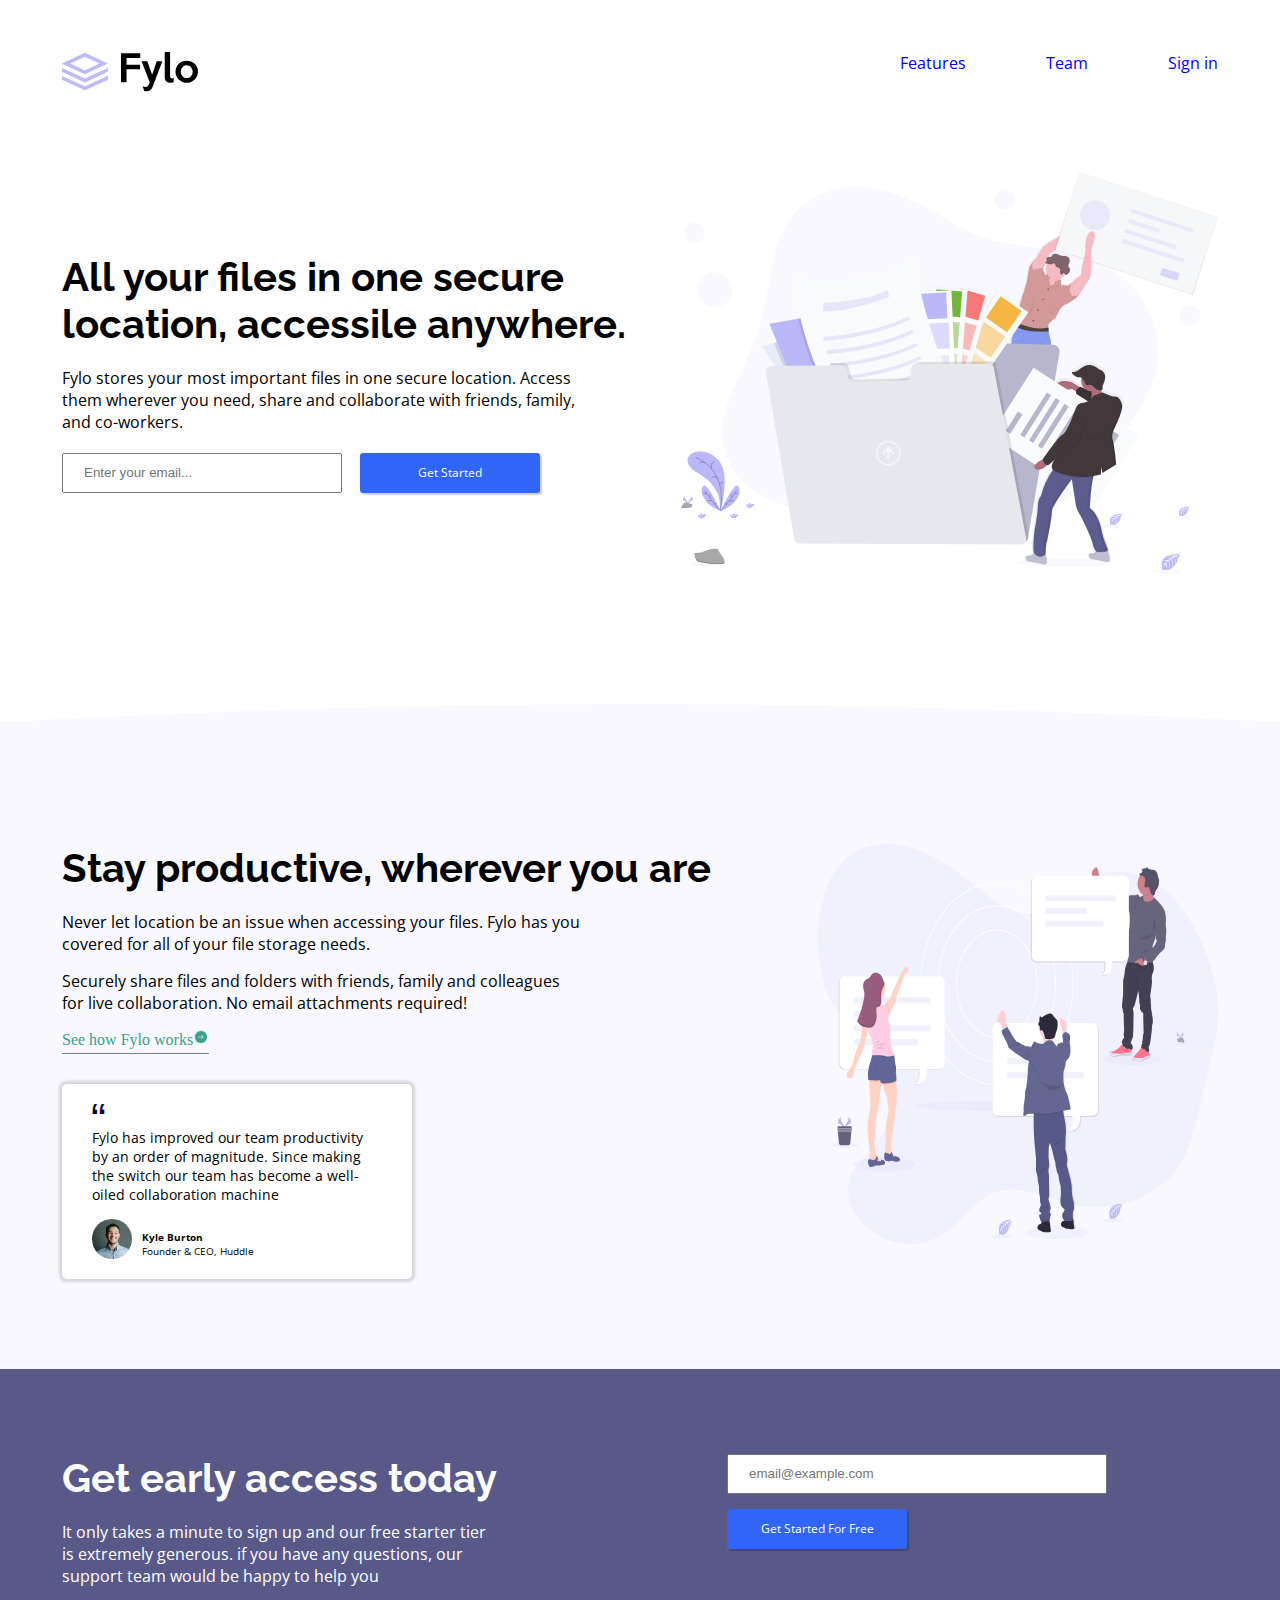
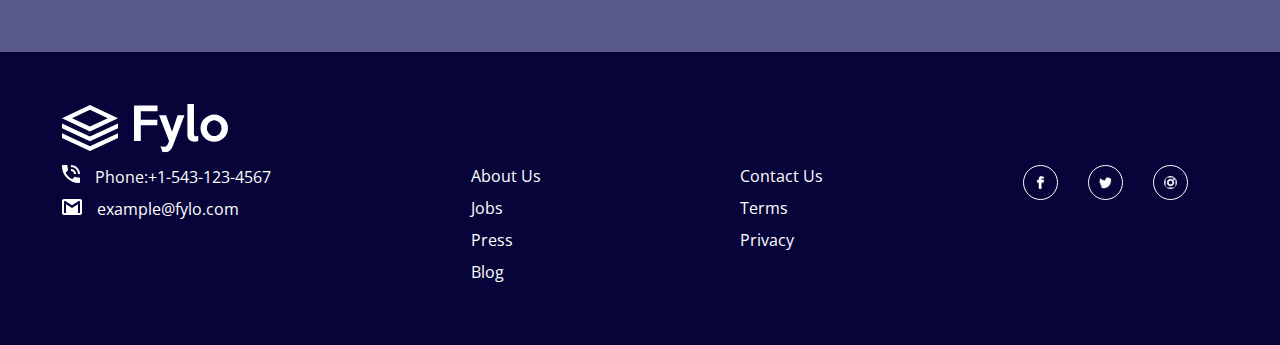
<file: index.html>
<!DOCTYPE html>
<html lang="en">
<head>
    <meta charset="UTF-8">
    <meta name="viewport" content="width=device-width, initial-scale=1.0">
    <title>Fylo</title>
    <link rel="stylesheet" href="css/styles.css">
    <link href="https://fonts.googleapis.com/css2?family=Open+Sans&display=swap" rel="stylesheet">
    <link href="https://fonts.googleapis.com/css2?family=Raleway:wght@700&display=swap" rel="stylesheet">
</head>
<body>
    <div class="fylo-content">
        <header class="fylo-logo">
            <img src="images/logo.svg" alt="logo-top">
            <nav class="fylo-links">
                <ul>
                    <li><a href="#" >Features</a></li>
                    <li><a href="#">Team</a></li>
                    <li><a href="#">Sign in</a></li>
                </ul>
            </nav>
        </header>
        <section class="fylo-section-top">
            <div class="fylo-section-top-content">
                <h1>All your files in one secure location, accessile anywhere.</h1>
                <p>Fylo stores your most important files in one secure location. Access them wherever you need, share and collaborate with friends, family, and co-workers.</p>
                <form class="fylo-section-top-form">
                    <input type="email" id="user-email" placeholder="Enter your email..." required>
                    <input type="submit" id="submit" class="button" value="Get Started">
                </form>
            </div>
            <div class="fylo-section-top-image">
                <img src="images/illustration-1.svg" atl="illustration-1">
            </div>
        </section>
        <section class="fylo-section-middle">
            <div class="fylo-section-middle-content">
                <h1>Stay productive, wherever you are</h1>
                <p>Never let location be an issue when accessing your files. Fylo has you covered for all of your file storage needs.</p>
                <p>Securely share files and folders with friends, family and colleagues for live collaboration. No email attachments required!</p>
                <a href="#">See how Fylo works<img src="images/icon-arrow.svg" atl="arrow"></a>
                <article class="fylo-section-middle-user-opinion">
                   <img src="images/icon-quotes.svg" alt="quates">
                   <p>Fylo has improved our team productivity by an order of magnitude. Since making the switch our team has become a well-oiled collaboration machine</p>
                   <div class="commentary">
                       <img src="images/avatar-testimonial.jpg" alt="avatar">
                       <p><strong>Kyle Burton</strong>Founder & CEO, Huddle</p>
                    </div>
                </article>
            </div>
            <div class="fylo-section-middle-image">
                <img src="images/illustration-2.svg" alt="illustration-2">
            </div>
        </section>
        <section class="fylo-section-footer">
            <div class="fylo-section-footer-content">
                <h1>Get early access today</h1>
                <p>It only takes a minute to sign up and our free starter tier is extremely generous. if you have any questions, our support team would be happy to help you</p>
            </div>
            <div class="fylo-section-footer-form">
                <form class="form-section-footer">
                    <input type="email" id="emails" placeholder="email@example.com" required>
                    <input type="submit" id="submit-inf" class="button" value="Get Started For Free">
                </form>
            </div>
        </section>
        <footer class="fyle-footer">
            <div class="fyle-footer-logo">
                <img src="images/logo-footer.svg" alt="logo-footer">
            </div>
            <div class="fyle-footer-content">
                <div class="fyle-footer-inf">
                    <ul>
                        <li><img src="images/icon-phone.svg" alt="phone">Phone:+1-543-123-4567</li>
                        <li><img src="images/icon-email.svg" alt="email">example@fylo.com</li>
                    </ul>
                </div>
                <div class="fyle-footer-inf1">
                    <ul>
                        <li><a href="#">About Us</a></li>
                        <li><a href="#">Jobs</a></li>
                        <li><a href="#">Press</a></li>
                        <li><a href="#">Blog</a></li>
                    </ul>
                </div>
                <div class="fyle-footer-inf2">
                    <ul>
                        <li><a href="#">Contact Us</a></li>
                        <li><a href="#">Terms</a></li>
                        <li><a href="#">Privacy</a></li>
                    </ul>
                </div>  
                <div class="fyle-footer-social-networks">
                    <ul>
                        <li><a href="#"><img src="images/facebook.png" atl="facebook"></a></li>
                        <li><a href="#"><img src="images/twitter.png" alt="twitter"></a></li>
                        <li><a href="#"><img src="images/instagram.png" alt="instagram"></a></li>
                    </ul>
                </div>
            </div>
        </footer>
    </div>
</body>
</html>
</file>
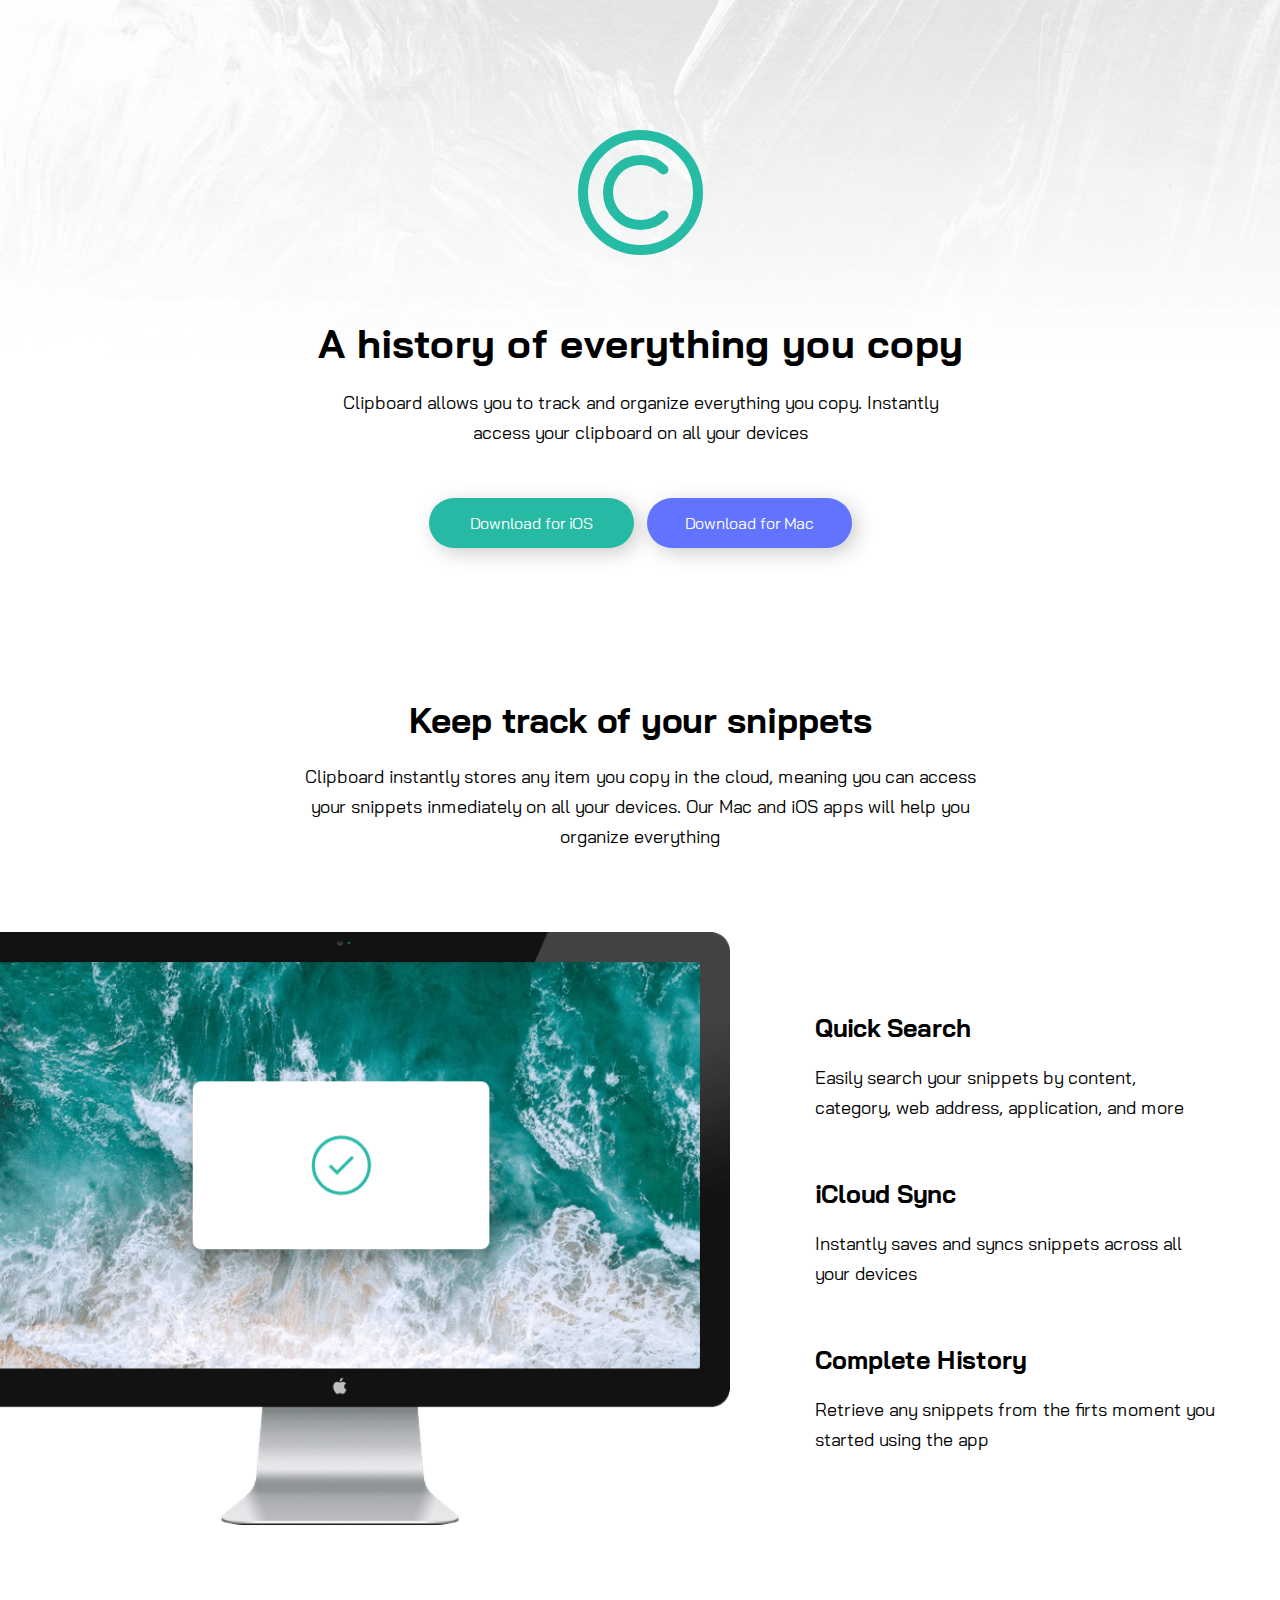
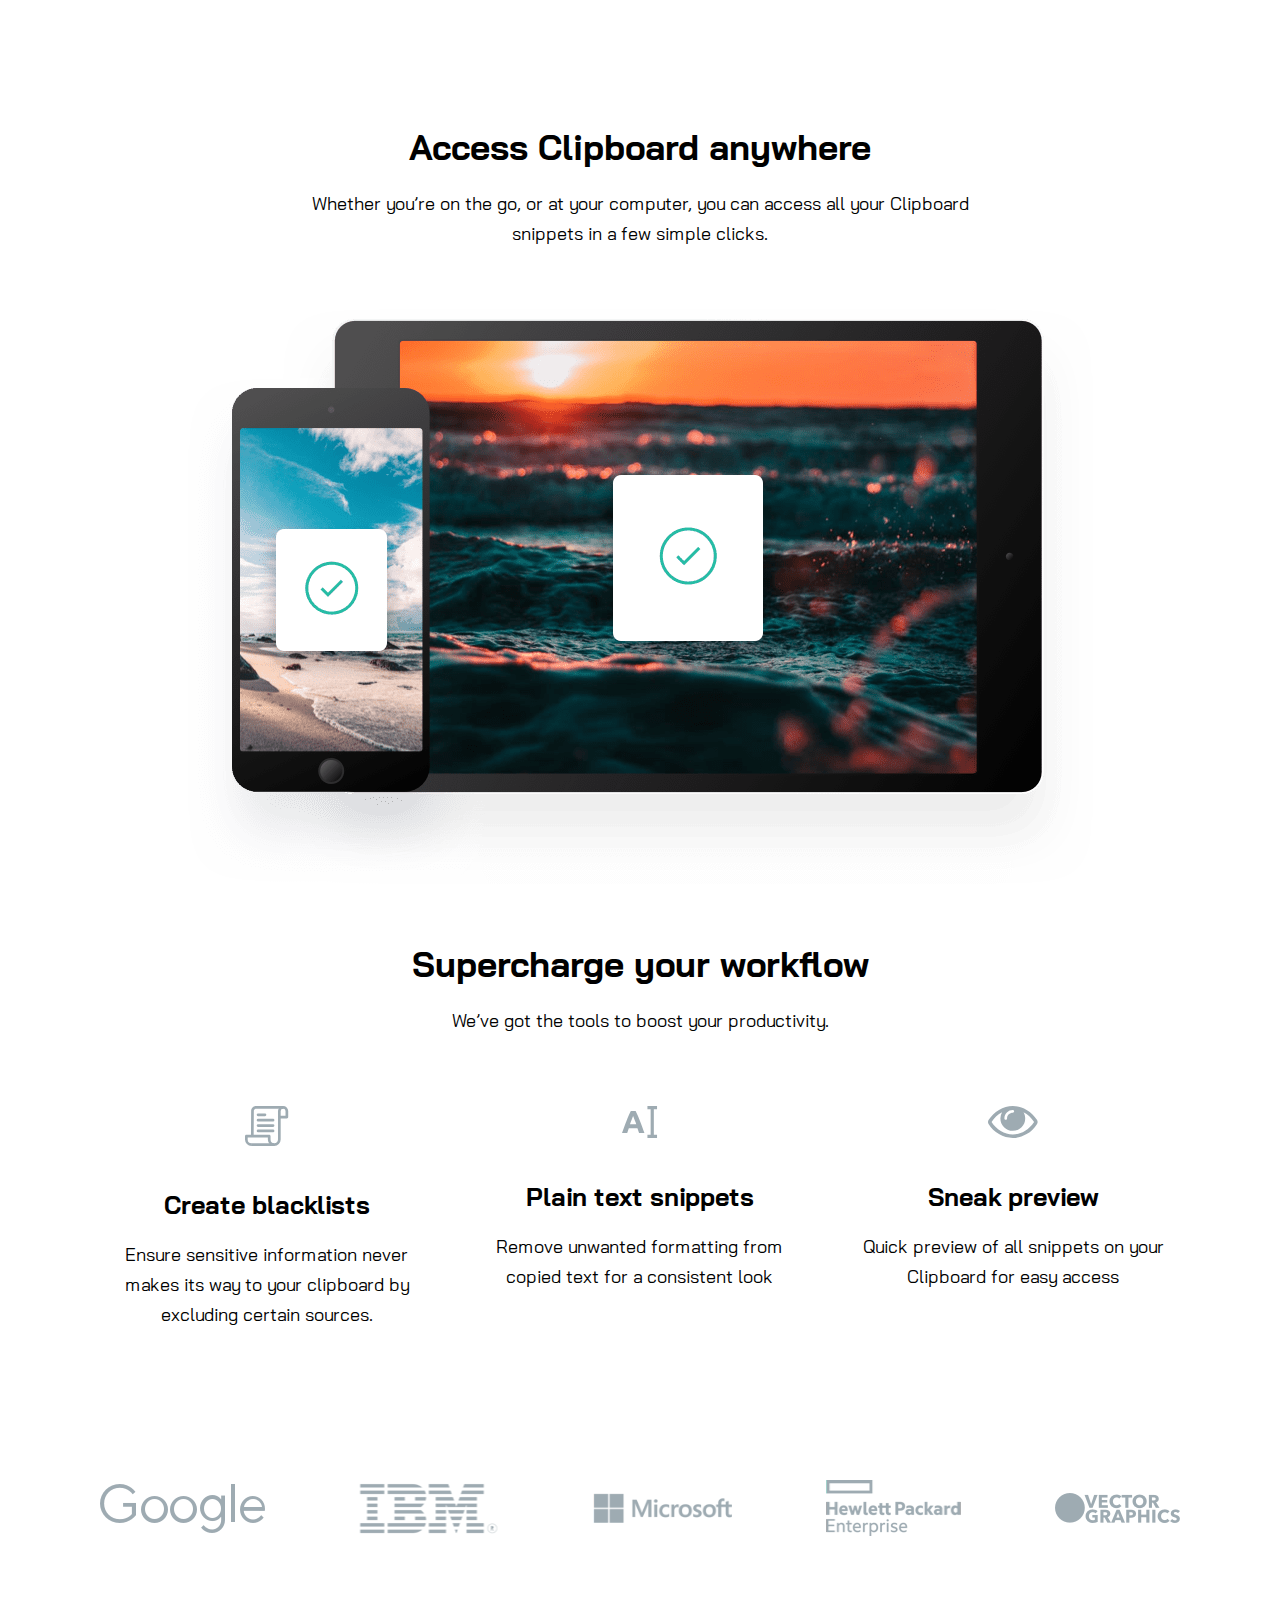
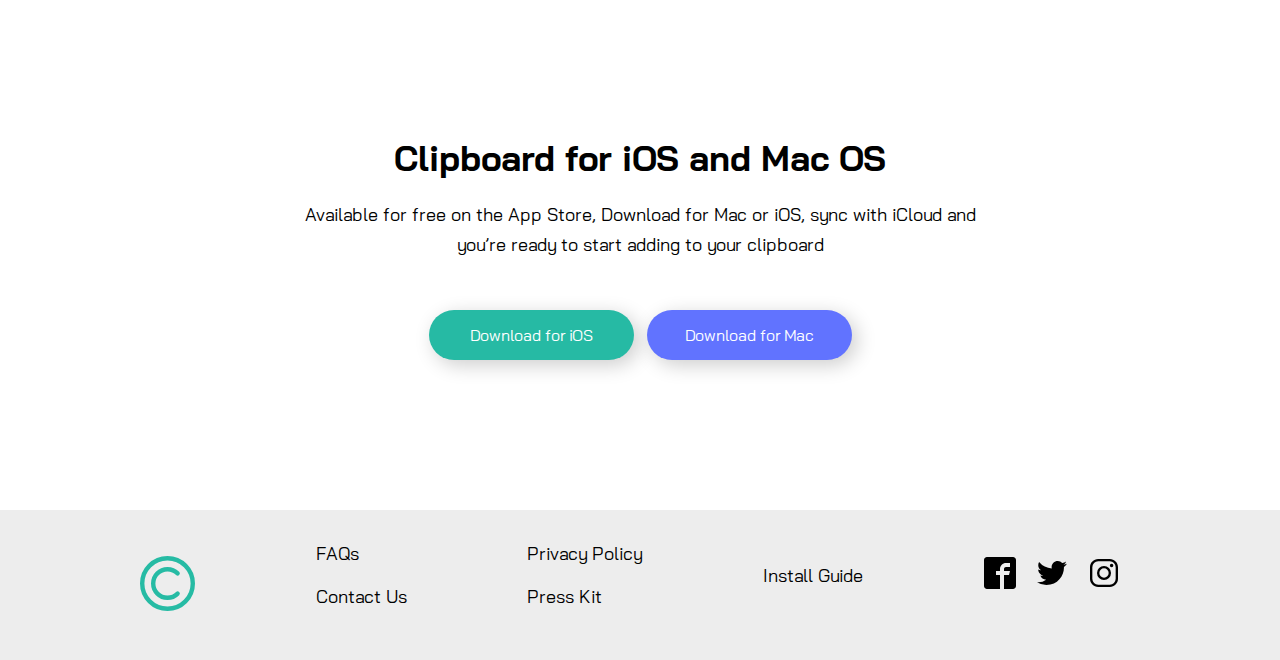
<file: Clipboard Landing Page/index.html>
<!DOCTYPE html>
<html lang="en">
<head>
  <meta charset="UTF-8">
  <meta name="viewport" content="width=device-width, initial-scale=1.0">
  <title>Clipboard</title>
  <link rel="stylesheet" href="css/styles.css">
  <link href="https://fonts.googleapis.com/css2?family=Bai+Jamjuree:wght@400;600&display=swap" rel="stylesheet">
</head>
<body>
  <div class="clipboard-content">
    <header class="clipboard-header">
      <img src="images/logo.svg" alt="principal-logo">
      <h1>A history of everything you copy</h1>
      <p>Clipboard allows you to track and organize everything you copy. Instantly access your clipboard on all your devices</p>
      <div class="download-button">
        <input type="submit" class="download-button-ios" value="Download for iOS">
        <input type="submit" class="download-button-mac" value="Download for Mac">
      </div>
    </header>
    <section class="clipboard-section-top">
      <div class="section-top-content-principal">
        <h2>Keep track of your snippets</h2>
        <p>Clipboard instantly stores any item you copy in the cloud, meaning you can access your snippets inmediately on all your devices. Our Mac and iOS apps will help you organize everything</p>
      </div>
      <div class="section-top-content-secondary">
        <img src="images/image-computer.png" alt="computer">
        <div class="section-top-content-right">
          <div class="section-top-content-right-up">
            <h3>Quick Search</h3>
            <p>Easily search your snippets by content, category, web address, application, and more</p>
          </div>
          <div class="section-top-content-right-middle">
            <h3>iCloud Sync</h3>
            <p>Instantly saves and syncs snippets across all your devices</p>
          </div>
          <div class="section-top-content-right-down">
            <h3>Complete History</h3>
            <p>Retrieve any snippets from the firts moment you started using the app</p>
          </div>
        </div>
      </div>
    </section>
    <section class="clipboard-section-middle">
      <div class="section-middle-content-principal">
        <h2>Access Clipboard anywhere</h2>
        <p>Whether you’re on the go, or at your computer, you can access all your Clipboard snippets in a few simple clicks.</p>
      </div>
      <img src="images/image-devices.png" alt="devices">
      <div class="section-middle-content-secondary">
        <h2>Supercharge your workflow</h2>
        <p>We’ve got the tools to boost your productivity.</p>
      </div>
    </section>
    <div class="clipboard-section-logos">
      <div class="section-content-logos">
        <div class="content-logos">
          <img src="images/icon-blacklist.svg" alt="blacklists">
          <h3>Create blacklists</h3>
          <p>Ensure sensitive information never makes its way to your clipboard by excluding certain sources.</p>
        </div>
        <div class="content-logos">
          <img src="images/icon-text.svg" alt="text">
          <h3>Plain text snippets</h3>
          <p>Remove unwanted formatting from copied text for a consistent look</p>
        </div>
        <div class="content-logos">
          <img src="images/icon-preview.svg" alt="preview">
          <h3>Sneak preview</h3>
          <p>Quick preview of all snippets on your Clipboard for easy access</p>
        </div>
      </div>
      <div class="logos">
        <img src="images/logo-google.png" class="google" alt="logo-google">
        <img src="images/logo-ibm.png" class="ibm" alt="logo-ibm">
        <img src="images/logo-microsoft.png" class="microsoft" alt="logo-microsoft">
        <img src="images/logo-hp.png" class="hp" alt="logo-hp">
        <img src="images/logo-vector-graphics.png" class="vector-graphipcs" alt="logo-vector-graphics">
      </div>
    </div>
    <section class="clipboard-section-down">
      <h2>Clipboard for iOS and Mac OS</h2>
      <p>Available for free on the App Store, Download for Mac or iOS, sync with iCloud and you’re ready to start adding to your clipboard</p>
      <div class="download-button">
        <input type="submit" class="download-button-ios" value="Download for iOS">
        <input type="submit" class="download-button-mac" value="Download for Mac">
    </div>
    </section>
    <footer class="clipboard-footer">
        <div class="footer-logo">
          <img src="images/logo.svg" alt="logo">
        </div>
        <div class="clipboard-footer-inf1">
            <ul>
                <li><a href="#">FAQs</a></li>
                <li><a href="#">Contact Us</a></li>
            </ul>
        </div>
        <div class="clipboard-footer-inf2">
            <ul>
                <li><a href="#">Privacy Policy</a></li>
                <li><a href="#">Press Kit</a></li>
            </ul>
        </div>
        <div class="clipboard-footer-inf3">
            <ul>
                <li><a href="#">Install Guide</a></li>
            </ul>
        </div>  
        <div class="clipboard-footer-social-networks">
            <ul>
                <li><a href="#"><img src="images/facebook2.svg" alt="facebook"></a></li>
                <li><a href="#"><img src="images/logo-twitter.svg" alt="twitter"></a></li>
                <li><a href="#"><img src="images/logo-instagram.svg" alt="instagram"></a></li>
            </ul>
        </div>
    </footer>
  </div>
</body>
</html>
</file>
<file: css/styles.css>
*{
    box-sizing: border-box;
    margin: 0px;
    padding: 0px;
}

html{
    font-size: 62.5%;
}

.fylo-content{
    max-width: 144.0rem;
    margin: 0px auto;
}

h1{
    font-size: 4.0rem;
    font-family: "Raleway";
    margin-bottom: 2rem;
}

ul li{
    list-style-type: none;
    font-size: 1.6rem;
    font-family: "Open Sans";
}

p{
    font-size: 1.6rem;
    font-family: "Open Sans";
}

a:link{
    text-decoration: none;
}

.fylo-logo{
    display: flex;
    flex-direction: row;
    justify-content: space-between;
    padding: 5.2rem 6.2rem 8.0rem 6.2rem;
}

.fylo-logo ul li{
    margin-right: 8.0rem;
}

.fylo-logo ul li:last-child{
    margin-right: 0rem;
}

.fylo-logo ul {
    display: flex;
    flex-direction: row;
}

.fylo-logo img{
    font-size: 4.0rem;
    height: 4.0rem;  
}

.fylo-section-top{
    display: flex;
    flex-direction: row;
    padding: 0rem 6.2rem 13.0rem 6.2rem;
}

.fylo-section-top-content p{
    margin-bottom: 2rem;
    width: 100%;
    max-width: 53.0rem;
}

.fylo-section-top-content{
    width: 100%;
    max-width: 60rem;
    margin-right: 1.64rem;
    display: flex;
    justify-content: center;
    flex-direction: column;
}

#user-email{
    height: 4.0rem;
    width: 100%;
    max-width: 28.0rem;
    margin-right: 1.5rem;
    padding-left: 2rem;
}

.button{
    background-color: hsl(224, 93%, 58%);
    color: white;
    width: 18.0rem;
    height: 4.0rem;
    border: none;
    border-radius: 3px;
    box-shadow: 2px 2px 1.5px rgba(0, 0, 0, 0.2);
    font-size: 1.2rem;
    font-family: "Open Sans";
}

.fylo-section-top-image img{
    width: 100%;
    max-width: 69.96rem;
    height: 100%;
    max-height: 50.0rem;
}


.fylo-section-middle{
    display: flex;
    flex-direction: row;
    background: url(../images/bg-curve-desktop.svg) no-repeat top center;
    background-size: cover;
    padding: 14.0rem 6.2rem 9.0rem 6.2rem;
}

.fylo-section-middle-content {
    width: 100%;
    max-width: 64.916rem;
    margin-right: 10.684rem;
}

.fylo-section-middle-content a{
    color: hsl(170, 45%, 43%);
    border-bottom: solid 1px hsl(170, 45%, 43%);
    font-size: 1.6rem;
    padding-bottom: 0.5rem;
}

.fylo-section-middle-content p{
    margin-bottom: 1.5rem;
    width: 100%;
    max-width: 52.0rem;
}

.fylo-section-middle-content p:last-child{
    margin-bottom: 0rem;
    font-size: 1rem;
}

.fylo-section-middle-image img{
    width: 100%;
    max-width: 56.0rem;
    height: 100%;
    max-height: 40.0rem;
}

.fylo-section-middle-user-opinion{
    width: 100%;
    max-width: 35.0rem;
    background-color: white;
    box-shadow: 0 0 3px 3px rgba(0, 0, 0, 0.15);
    border-radius: 5px;
    padding: 2rem 3rem 1rem 3rem;
    margin-top: 3.5rem;
}

.fylo-section-middle-user-opinion p{
    font-size: 1.4rem;
    width: 100%;
    max-width: 29.0rem;
}

.commentary{
    display:flex;
    flex-direction: row;
    align-items: center;
}

.commentary p{
    display: flex;
    flex-wrap: wrap;
    width: 100%;
    max-width: 15.0rem;
}

.commentary img{
    width: 4rem;
    height: 4rem;
    border-radius: 50%;
}

.fylo-section-middle-user-opinion img{
    margin-bottom: 1rem;
    margin-right: 1rem;
}

.form-section-footer{
    display: flex;
    flex-direction: column;
    margin-right: 16.0rem;
}

.fylo-section-footer-content p{
    width: 100%;
    max-width: 43.0rem;
}

.fylo-section-footer-content {
    margin-right: 34.3rem;
}

.fylo-section-footer{
    display: flex;
    flex-direction: row;
    background-color: hsl(238, 22%, 44%);
    color: white;
    padding: 8.5rem 6.2rem 6.5rem 6.2rem;
}

#emails{
    height: 4rem;
    width: 38.0rem;
    margin-bottom: 1.5rem;
    padding-left: 2rem;
}

.fyle-footer{
    background-color: hsl(243, 87%, 12%);
    color: white;
    padding-top: 8.5rem;
    padding: 5.2rem 6.2rem 5.2rem 6.2rem;
}

.fyle-footer-logo{
    margin-bottom: 1rem;
}

.fyle-footer-inf ul li img{
    padding-right: 1.5rem;
    color: white;
}

.fyle-footer-content ul li{
    margin-bottom: 1rem;
}

.fyle-footer-content ul li a{
    color: white;
}

.fyle-footer-content{
    display: flex;
    flex-direction: row;
    justify-content: space-between
}

.fyle-footer-social-networks ul{
    display: flex;
    flex-direction: row;
}

.fyle-footer-social-networks ul li img{
    width: 3.5rem;
    padding: 1rem;
    margin-right: 3rem;
    border: solid 1px white;
    border-radius: 50%;
}

@media screen and (max-width: 91.25rem){
    .fylo-section-footer-content {
        margin-right: 30.0rem;
    }

    .form-section-footer{
        margin-right: 14.0rem;
    }
}

@media screen and (max-width: 87.5rem){
    .fylo-section-footer-content {
        margin-right: 28.0rem;
    }

    .form-section-footer{
        margin-right: 10.0rem;
    }
}

@media screen and (max-width: 83.75rem){
    .form-section-footer{
        margin-right: 7.0rem;
    }
}

@media screen and (max-width: 81.875rem){
    .fylo-section-footer-content {
        margin-right: 23.0rem;
    }

    .form-section-footer{
        margin-right: 4.0rem;
    }
}

@media screen and (max-width: 76.5625rem){
    h1{
        font-size: 3.0rem;
    }

    .fylo-section-middle-content {
        margin-right: 9.684rem;
    }
}

@media screen and (max-width: 70rem){
    .fylo-section-footer-content {
        margin-right: 19.0rem;
    }

    h1{
        font-size: 2.4rem;
    }

    p{
        font-size: 1.3rem;
    }

    .fylo-section-middle-user-opinion p{
        font-size: 1.2rem;
    }

    ul li{
        font-size: 1.3rem;
    } 

    #submit{
        width: 100%;
        max-width: 28.0rem
    }
}

@media screen and (max-width: 69.75rem){
    #user-email{
        margin-bottom: 1rem;
    }

    .fylo-section-footer-content {
        margin-right: 12.0rem;
    }

    .form-section-footer{
        margin-right: 0rem;
    }
}

@media screen and (max-width: 56.875rem){
    #emails{
        width: 35.0rem
    }

    .fylo-section-middle-image img{
        height: 30.0rem;
    }
}

@media screen and (max-width: 54.375rem){  
   p{
       text-align: justify;
   }
}

@media screen and (max-width: 50rem){
    h1{
        font-size: 2.0rem;
    }

    p{
        font-size: 1.2rem;
    }

    .fylo-section-footer-content {
        margin-right: 10.0rem;
    }

    .fylo-section-middle-user-opinion p{
        font-size: 1.1rem;
    }

    ul li{
            font-size: 1.2rem;
        } 
    
    #emails{
        width: 30.0rem
    }

    .fylo-section-middle-image img{
        height: 27.0rem;
    }

    .fylo-logo img{
        width: 8.0rem;
        height: 3.5rem;
    }

    .fyle-footer-logo img{
        width: 10.0rem;
    }
}

@media screen and (max-width: 43.75rem){
    .fylo-section-footer-content {
        margin-right: 8.0rem;
    }
}

@media screen and (max-width: 40.625rem){
    .fylo-section-top{
        display: flex;
        flex-direction: column-reverse;
    }

    .fylo-section-top-image{
        margin-bottom: 2rem;
    }

    h1{
        text-align: center;
    }

    p{
        text-align: center;
    }

    .fylo-section-middle{
        display: flex;
        flex-direction: column;
    }

    .fylo-section-middle-content{
        margin-bottom: 3rem;
    }

    .fylo-section-middle-content a{
        font-size: 1.3rem;
    }

    .fylo-section-footer{
        display: flex;
        flex-direction: column;
    }

    .fylo-section-footer-content{
        margin: 0rem 0rem 3rem 0rem;
    }

    .fylo-section-footer-content p{
        width: 100%;
        max-width: 49.44rem;
    }

    .fylo-logo ul li{
        margin-right: 2.0rem;
    }
    
    .fylo-logo ul li:last-child{
        margin-right: 0rem;
    }

    .fylo-section-footer-form{
        display: flex;
        justify-content: center;
    }

    .button{
        width: 100%;
        max-width: 30.0rem;
    }

    #emails{
        text-align: center;
    }

    #user-email{
        width: 100%;
        max-width: 30.0rem;
        margin-right: 0rem;
        text-align: center;
    }

    #submit{
        width: 100%;
        max-width: 30.0rem;
    }
    
    .fylo-section-top-form{
        display: flex;
        align-items: center;
        flex-direction: column;
    }
    
    .fyle-footer-logo img{
        padding-right: 1rem;
    }

    .fyle-footer-content{
        display: flex;
        flex-direction: column;
    }

    .fyle-footer-inf ul li:last-child{
        padding-bottom: 2rem;
    }

    .fyle-footer-inf1 ul li:last-child{
        padding-bottom: 3rem;
    }

    .fyle-footer-inf2 ul li:last-child{
        padding-bottom: 3rem;
    }
}

@media screen and (max-width: 28.125rem){
    .fylo-logo img{
        width: 7.0rem;
        height: 3.0rem;
    }

    .fyle-footer-logo img{
        width: 8.0rem;
    }

    .fyle-footer-inf ul li img{
        width: 2.5rem;
    }

    p{
        text-align: justify;
    }

    .button{
        margin-bottom: 2rem;
    }
}

@media screen and (max-width: 22.5rem){
    fyle-footer{
        font-size: 1rem;
    }

    .fylo-logo img{
        width: 5.0rem;  
    }

    .fyle-footer-logo img{
        width: 6.0rem;
    }

    h1{
        font-size: 1.7rem;
    }

    ul li{
        font-size: 1rem;
    }

    #user-email{
        width: 100%;
        max-width: 23.6rem;
    }

    #submit{
        width: 100%;
        max-width: 23.6rem;
    }
}
</file>
<file: Clipboard Landing Page/css/styles.css>
*{
    box-sizing: border-box;
    margin: 0px;
    padding: 0px;
}

html{
    font-size: 62.5%;
}

p{
    font-size: 1.8rem;
    line-height: 3rem;
}

h2{
    font-size: 3.5rem;
    margin-bottom: 2rem;
}

h3{
    font-size: 2.5rem;
    margin-bottom: 2rem;
}

.clipboard-content{
    max-width: 144.0rem;
    margin: 0px auto;
    font-family: "Bai Jamjuree";
    background: url(../images/bg-header-desktop.png) no-repeat; 
}

.clipboard-header{
    text-align: center;
    padding-top: 13rem;
    margin-bottom: 15.0rem;
}

.clipboard-header img{
    margin-bottom: 6rem;
}

.clipboard-header h1{
    font-size: 4rem;
    margin-bottom: 2rem;
}

.clipboard-header p{
    width: 100%;
    max-width: 65.0rem;
    margin: 0px auto;
    margin-bottom: 5rem;
}

.download-button input{
    border: none;
    color: white;
    font-family: "Bai Jamjuree";
    font-size: 1.6rem;
    height: 5rem;
    width: 100%;
    max-width: 20.5rem;
    border-radius: 4.5rem;
    box-shadow: 0.5rem 0.5rem 2rem rgba(0,0,0,0.2);
}

.download-button-ios{
    background-color: hsl(171, 66%, 44%);
    margin-right: 1rem;
}

.download-button-mac{
    background-color:  hsl(233, 100%, 69%);
}

.clipboard-section-top{
    margin-bottom: 20.0rem;
}

.section-top-content-principal{
    text-align: center;
    margin-bottom: 8.0rem;
}

.section-top-content-principal p{
    width: 100%;
    max-width: 70.0rem;
    margin: 0px auto;
}

.section-top-content-secondary{
    display: flex;
    flex-direction: row;
}

.section-top-content-secondary img{
    width: 100%;
    max-width: 78.0rem;
    height: 100%;
    max-height: 60.85rem;
    position: relative;
    left: -5.0rem;
    margin-right: 3.5rem;
}

.section-top-content-right{
    padding-top: 8rem;
}

.section-top-content-right p{
    margin-bottom: 5.5rem;
    width: 100%;
    max-width: 40.0rem;
}

.section-top-content-right-down p{
    margin-bottom: 0rem;
}

.clipboard-section-middle{
    text-align: center;
    margin-bottom: 7.0rem;
}

.section-middle-content-principal p{
    margin: 0px auto;
    width: 100%;
    max-width: 70.0rem;
    margin-bottom: 6.0rem;
}

.clipboard-section-middle img{
    margin-bottom: 5.5rem;
    width: 100%;
    max-width: 90.5rem;
    height: 100%;
    max-height: 57.5rem;
}

.clipboard-section-logos{
    margin-bottom: 15.0rem;
    padding: 0rem 10.0rem 0rem 10.0rem;
}

.section-content-logos{
    display: flex;
    direction: row;
    margin-bottom: 15.0rem;
}

.content-logos{
    text-align: center;
    margin-right: 4.0rem;
}

.content-logos:last-child{
    margin-right: 0rem;
}

.content-logos p{
    width: 100%;
    max-width: 40.0rem;
}

.section-content-logos img{
    margin-bottom: 4.0rem;
}

.logos{
    align-items: center;
    display: flex;
    justify-content: space-between;
}

.google{
    width: 100%;
    max-width: 16.5rem;
}

.ibm{
    width: 100%;
    max-width: 13.9rem;
}

.microsoft{
    width: 100%;
    max-width: 13.9rem;
}

.hp{
    width: 100%;
    max-width: 13.5rem;
}

.vector-graphipcs{
    width: 100%;
    max-width: 12.5rem;
}

.clipboard-footer-inf1{
    margin-right: 15.0rem;
}

.clipboard-footer-inf2{
    margin-right: 8.0rem;
}

.clipboard-footer-inf3{
    margin-right: 33.0rem;
}

.clipboard-section-down{
    text-align: center;
    margin-bottom: 15.0rem;
}

.footer-logo img{
    width: 5.5rem;
    height: 5.5rem;
    margin-right: 15.0rem;
}

.clipboard-section-down p{
    margin: 0px auto;
    margin-bottom: 5rem;
    width: 100%;
    max-width: 69.0rem;
}

.clipboard-footer{
    display: flex;
    flex-direction: row;
    align-items: center;
    background-color: hsl(0, 0%, 93%);
    height: 15.0rem;
    padding: 0rem 10.0rem 0rem 10.0rem;   
}

.clipboard-footer ul li{
    list-style-type: none;
    margin-bottom: 2.0rem; 
}

.clipboard-footer ul li a{
    text-decoration: none;
    font-family: "Bai Jamjuree";
    font-size: 1.8rem;
    color: black;
}

.clipboard-footer-social-networks ul{
    display: flex;
    flex-direction: row;
}

.clipboard-footer-social-networks img{
    width: 3.2rem;
    height: 3.2rem;
    margin-right: 2rem;
}

@media screen and (max-width: 90.9375em){
    .clipboard-footer-inf3{
        margin-right: 25.0rem;
    }
}

@media screen and (max-width: 89.6875em){
    .logos{
        text-align: center;
    }

    .logos img{
        margin-bottom: 5.0rem;
    }

    .logos .vector-graphipcs{
        margin-right: 0rem;
    }
}

@media screen and (max-width: 85em){
    .clipboard-footer{
        display: flex;
        justify-content: space-around;
    }

    .clipboard-footer-inf1{
        margin-right: 0rem;
    }
    
    .clipboard-footer-inf2{
        margin-right: 0rem;
    }
    
    .clipboard-footer-inf3{
        margin-right: 0rem;
    }

    .clipboard-footer img{
        margin-right: 0rem;
    }

    .clipboard-footer-social-networks img{
        margin-right: 2rem;
    }

    .clipboard-footer{
        padding: 0rem 8.0rem 0rem 8.0rem;
    }
}

@media screen and (max-width: 80em){
    .section-top-content-right{
        padding-right: 3rem;
    }
}

@media screen and (max-width: 70em){
    .section-top-content-secondary{
        display: flex;
        flex-direction: column;
        align-items: center;
    }

    .section-top-content-secondary img{
        margin-right: 0rem;
        padding: 0rem 3.0rem 0rem 11.0rem;
    }

    .section-top-content-right{
        text-align: center;
    }

    .section-top-content-right p{
        width: 100%;
        max-width: 70.2rem;
    }
}

@media screen and (max-width: 62.5em){
    .logos{
        display: flex;
        flex-direction: column;
        margin-right: 0rem;
    }

    .logos img{
        margin-bottom: 6rem;
    }

    .section-content-logos{
        display: flex;
        flex-direction: column;
    }

    .section-content-logos img{
        margin-top: 2rem;
    }

    .section-content-logos p{
        margin: 0px auto;
        width: 100%;
        max-width: 75.0rem;
    }

    .content-logos{
        margin-right: 0rem;
    }
}

@media screen and (max-width: 50rem){
    p{
        font-size: 1.6rem;
    }

    h2{
        font-size: 3rem;
    }

    h3{
        font-size: 2rem;
    }

    .clipboard-footer ul li a{
        font-size: 1.6rem;  
    }

    .clipboard-footer-social-networks img{
        width: 3.0rem;
        height: 3.0rem;
    }

    .clipboard-header{
        padding: 15.0rem 2rem 0rem 2rem;
    }

    .clipboard-section-top{
        padding: 0rem 2rem 0rem 2rem;
    }

    .clipboard-section-middle{
        padding: 0rem 2rem 0rem 2rem;
    }

    .clipboard-section-logos{
        padding: 0rem 2rem 0rem 2rem;
    }

    .clipboard-section-down{
        padding: 0rem 2rem 0rem 2rem;
    }
}

@media screen and (max-width: 46.875rem){
    .clipboard-footer{
        display: flex;
        flex-direction: column;
        text-align: center;
        height: 39.0rem;
    }

    .footer-logo{
        margin: 2rem 0rem 2rem 0rem;
    }

    .clipboard-footer-social-networks{
        margin-top: 2rem;
    }
}

@media screen and (max-width: 31.25rem){
    .download-button input{
        display: flex;
        flex-direction: column;
        align-items: center;
        margin: 0px auto;
        margin-bottom: 2rem;
    }

    .download-button-ios{
        display: flex;
        justify-content: center;
    }

    .download-button-mac{
        display: flex;
        justify-content: center;
    }

    .download-button input:last-child{
        margin-bottom: 0rem;
    }

    .section-content-logos{
        padding: 0rem;
    }
    
    .logos{
        padding: 0rem;
    }

    .section-top-content-right{
        padding-right: 0rem;
    }
}
</file>
